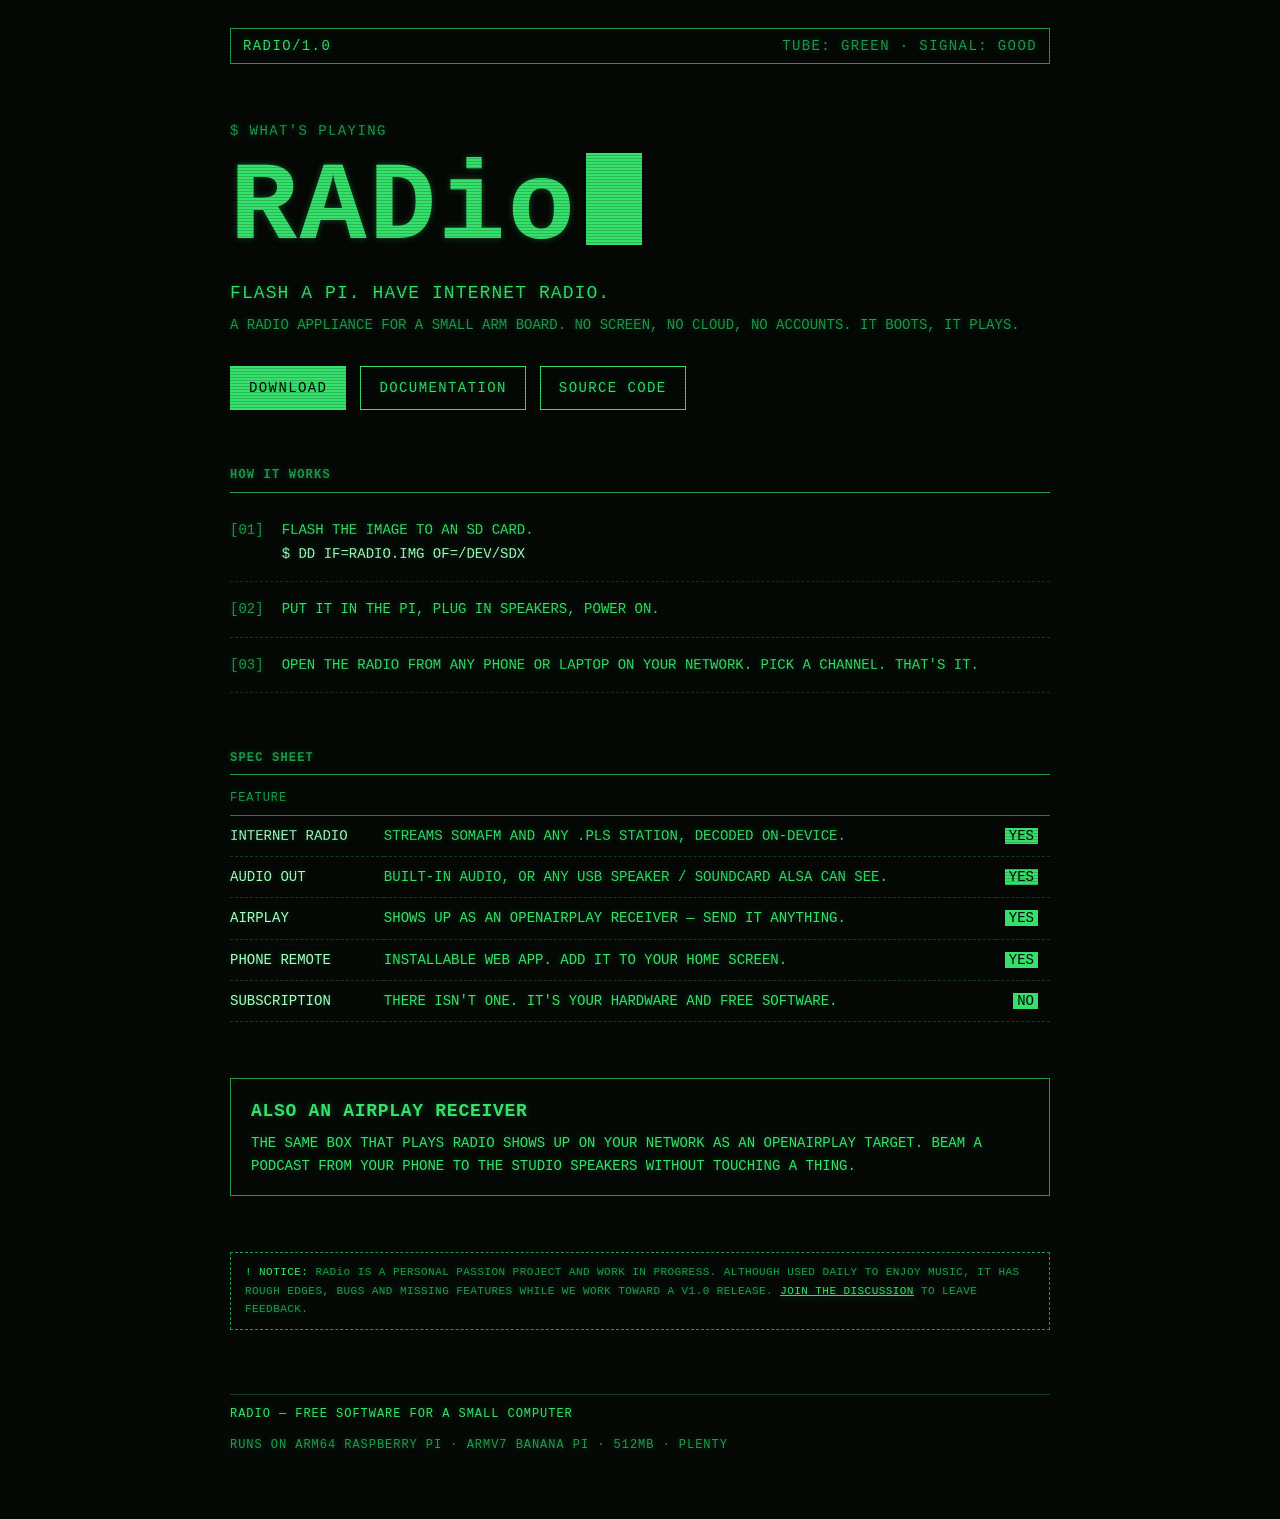
<file: website/index.html>
<!doctype html>
<html lang="en">
<head>
<meta charset="utf-8">
<meta name="viewport" content="width=device-width, initial-scale=1">
<meta name="description" content="RADio — flash a Pi and have internet radio. Works with built-in audio or USB speakers and soundcards, and doubles as an OpenAirPlay receiver.">
<title>RADio — flash a Pi and have internet radio</title>
<link rel="stylesheet" href="style.css">
</head>
<body>

<header class="term-head">
    <span>RADIO/1.0</span>
    <span class="dim">
        <button type="button" class="tube-btn" id="tube"
            title="Cycle the tube">TUBE: GREEN</button> · SIGNAL: GOOD
    </span>
</header>

<div class="hero">
    <div class="prompt dim">$ WHAT'S PLAYING</div>
    <h1 class="wordmark">RADio<span class="cursor"></span></h1>
    <p class="tagline">Flash a Pi. Have internet radio.</p>
    <p class="sub">A radio appliance for a small ARM board. No screen, no cloud, no accounts. It boots, it plays.</p>
    <div class="cta">
        <a class="btn primary" href="https://github.com/st3fan/radio/releases">Download</a>
        <a class="btn" href="https://github.com/st3fan/radio/wiki">Documentation</a>
        <a class="btn" href="https://github.com/st3fan/radio">Source code</a>
    </div>
</div>

<section>
    <h2 class="heading">HOW IT WORKS</h2>
    <ol class="steps">
        <li><div>Flash the image to an SD card.
            <span class="cmd dim">$ dd if=radio.img of=/dev/sdX</span></div></li>
        <li><div>Put it in the Pi, plug in speakers, power on.</div></li>
        <li><div>Open the radio from any phone or laptop on your network. Pick a channel. That's it.</div></li>
    </ol>
</section>

<section>
    <h2 class="heading">SPEC SHEET</h2>
    <table>
        <tr><th>FEATURE</th><th></th><th></th></tr>
        <tr>
            <td class="k">INTERNET RADIO</td>
            <td>Streams SomaFM and any .pls station, decoded on-device.</td>
            <td class="ok"><span>YES</span></td>
        </tr>
        <tr>
            <td class="k">AUDIO OUT</td>
            <td>Built-in audio, or any USB speaker / soundcard ALSA can see.</td>
            <td class="ok"><span>YES</span></td>
        </tr>
        <tr>
            <td class="k">AIRPLAY</td>
            <td>Shows up as an OpenAirPlay receiver — send it anything.</td>
            <td class="ok"><span>YES</span></td>
        </tr>
        <tr>
            <td class="k">PHONE REMOTE</td>
            <td>Installable web app. Add it to your home screen.</td>
            <td class="ok"><span>YES</span></td>
        </tr>
        <tr>
            <td class="k">SUBSCRIPTION</td>
            <td>There isn't one. It's your hardware and free software.</td>
            <td class="ok"><span>NO</span></td>
        </tr>
    </table>
</section>

<div class="callout">
    <p class="big">ALSO AN AIRPLAY RECEIVER</p>
    <p>The same box that plays radio shows up on your network as an OpenAirPlay
       target. Beam a podcast from your phone to the studio speakers without
       touching a thing.</p>
</div>

<aside class="notice">
    <p><span class="mark">! NOTICE:</span> <span class="name">RADio</span> is a personal passion project
       and work in progress. Although used daily to enjoy music, it has rough
       edges, bugs and missing features while we work toward a v1.0 release.
       <a href="https://github.com/st3fan/radio/discussions">Join the
       discussion</a> to leave feedback.</p>
</aside>

<footer>
    <span>RADIO — FREE SOFTWARE FOR A SMALL COMPUTER</span>
    <span class="dim">RUNS ON ARM64 RASPBERRY PI · ARMV7 BANANA PI · 512MB · PLENTY</span>
</footer>

<script src="radio.js"></script>

</body>
</html>
</file>
<file: website/style.css>
/* Phosphor — the public RADio landing page, wearing the same CRT terminal
   as the app (service/web/style.css): green phosphor on near-black,
   monospace everything, a faint scanline sheen. The tube palettes below
   are copied verbatim from the app; that file stays the source of truth. */

:root {
    --ground: #050805;
    --phosphor: #35e06b;
    --dim: #1f9c4d;
    --bright: #a7ffc4;
    --grid: #123b20;
    --glow: 0 0 6px rgba(53, 224, 107, 0.35);
}

/* The four tubes from the app: green (default), amber, white, blue — all
   phosphors a CRT actually shipped with. Clicking TUBE in the header
   cycles them (radio.js). */
html[data-theme="amber"] {
    --ground: #080503;
    --phosphor: #ffb000;
    --dim: #a87400;
    --bright: #ffd75e;
    --grid: #3b2a12;
    --glow: 0 0 6px rgba(255, 176, 0, 0.35);
}

html[data-theme="white"] {
    --ground: #060606;
    --phosphor: #d0d0d0;
    --dim: #8c8c8c;
    --bright: #ffffff;
    --grid: #2e2e2e;
    --glow: 0 0 6px rgba(220, 220, 220, 0.3);
}

html[data-theme="blue"] {
    --ground: #03050a;
    --phosphor: #5ab2ff;
    --dim: #2f6fae;
    --bright: #c2e3ff;
    --grid: #122b42;
    --glow: 0 0 6px rgba(90, 178, 255, 0.35);
}

* { box-sizing: border-box; }

html { background: var(--ground); }

body {
    margin: 0 auto;
    padding: 28px 20px 64px;
    max-width: 860px;
    min-height: 100vh;
    background: var(--ground);
    color: var(--phosphor);
    font: 14px/1.6 ui-monospace, "SF Mono", SFMono-Regular, Menlo, Consolas, monospace;
    text-shadow: var(--glow);
    text-transform: uppercase;
}

/* The scanline sheen sits above everything but catches no clicks. */
body::after {
    content: "";
    position: fixed;
    inset: 0;
    pointer-events: none;
    background: repeating-linear-gradient(0deg,
        rgba(0, 0, 0, 0.18) 0 1px, transparent 1px 3px);
}

.dim { color: var(--dim); }
a { color: inherit; }
a:hover { color: var(--bright); }

/* ---- header ---- */

.term-head {
    display: flex;
    justify-content: space-between;
    gap: 12px;
    border: 1px solid var(--dim);
    padding: 6px 12px;
    letter-spacing: 0.1em;
}

/* The TUBE readout is a control dressed as terminal text. */
.tube-btn {
    background: none;
    border: 0;
    padding: 0;
    margin: 0;
    color: inherit;
    font: inherit;
    text-transform: inherit;
    text-shadow: inherit;
    letter-spacing: inherit;
    cursor: pointer;
}
.tube-btn:hover { color: var(--bright); }
.tube-btn:focus-visible {
    outline: none;
    background: var(--phosphor);
    color: var(--ground);
    text-shadow: none;
}

/* ---- hero ---- */

.hero { margin: 56px 0 48px; }
.hero .prompt { letter-spacing: 0.1em; }

.wordmark {
    /* The one thing the CRT doesn't uppercase: the name is RADio. */
    text-transform: none;
    font-size: clamp(56px, 14vw, 112px);
    font-weight: 700;
    line-height: 1;
    letter-spacing: 0.02em;
    margin: 10px 0 6px;
}
.wordmark .cursor {
    display: inline-block;
    width: 0.5em;
    height: 0.82em;
    background: var(--phosphor);
    vertical-align: -0.06em;
    margin-left: 0.08em;
    animation: cursor-blink 1.1s steps(1) infinite;
}
@keyframes cursor-blink { 50% { opacity: 0; } }

.tagline {
    font-size: 18px;
    letter-spacing: 0.06em;
    margin: 14px 0 0;
    text-wrap: balance;
}
.sub { margin-top: 6px; color: var(--dim); }

.cta { margin-top: 30px; display: flex; gap: 14px; flex-wrap: wrap; }
.btn {
    display: inline-block;
    border: 1px solid var(--phosphor);
    padding: 10px 18px;
    letter-spacing: 0.1em;
    text-decoration: none;
}
.btn.primary {
    background: var(--phosphor);
    color: var(--ground);
    text-shadow: none;
}
.btn.primary:hover { background: var(--bright); border-color: var(--bright); color: var(--ground); }
.btn:hover { color: var(--bright); border-color: var(--bright); }

/* ---- how it works ---- */

section { margin-top: 56px; }

.heading {
    letter-spacing: 0.1em;
    border-bottom: 1px solid var(--dim);
    padding-bottom: 6px;
    color: var(--dim);
    font-size: 12px;
}

.steps { margin: 0; padding: 0; list-style: none; counter-reset: step; }
.steps li {
    counter-increment: step;
    padding: 16px 0;
    border-bottom: 1px dashed var(--grid);
    display: flex;
    gap: 18px;
    align-items: baseline;
}
.steps li::before {
    content: "[" counter(step, decimal-leading-zero) "]";
    color: var(--dim);
    flex: 0 0 auto;
}
.steps .cmd { display: block; color: var(--bright); margin-top: 2px; }

/* ---- spec sheet (the app's channel-table idiom) ---- */

table { width: 100%; border-collapse: collapse; margin-top: 6px; }
th {
    text-align: left;
    color: var(--dim);
    font-weight: 400;
    font-size: 12px;
    letter-spacing: 0.08em;
    border-bottom: 1px solid var(--dim);
    padding: 4px 12px 6px 0;
}
td {
    padding: 9px 12px 9px 0;
    border-bottom: 1px dashed var(--grid);
    vertical-align: top;
}
td.k { white-space: nowrap; color: var(--bright); }
td.ok { text-align: right; white-space: nowrap; }
td.ok span { background: var(--phosphor); color: var(--ground); text-shadow: none; padding: 0 4px; }

/* ---- airplay callout ---- */

.callout {
    margin-top: 56px;
    border: 1px solid var(--dim);
    padding: 18px 20px;
}
.callout .big { font-size: 18px; font-weight: 700; letter-spacing: 0.04em; margin: 0 0 6px; }
.callout p { margin: 0; }

/* ---- work-in-progress notice (above the footer) ---- */

.notice {
    margin-top: 56px;
    border: 1px dashed var(--dim);
    padding: 10px 14px;
    color: var(--dim);
    font-size: 11px;
    line-height: 1.7;
    letter-spacing: 0.04em;
}
.notice p { margin: 0; }
.notice .mark { color: var(--phosphor); }
.notice .name { text-transform: none; }
.notice a { color: var(--phosphor); }
.notice a:hover { color: var(--bright); }

/* ---- footer ---- */

footer {
    margin-top: 64px;
    border-top: 1px solid var(--grid);
    padding-top: 10px;
    font-size: 12px;
    letter-spacing: 0.08em;
    display: flex;
    justify-content: space-between;
    gap: 12px;
    flex-wrap: wrap;
}

/* ---- small screens ---- */

@media (max-width: 540px) {
    body { padding: 16px 12px 48px; font-size: 13px; }
    .tagline { font-size: 16px; }
}

@media (prefers-reduced-motion: reduce) {
    * { animation: none !important; transition: none !important; }
}

/* Retuning the tube swaps the whole palette: color fades, nothing moves. */
html, body, a, .btn, button, .wordmark .cursor, td, th, td.ok span,
.callout, .term-head, .steps li, footer {
    transition: color 0.9s ease, background-color 0.9s ease,
        border-color 0.9s ease, text-shadow 0.9s ease;
}
</file>
